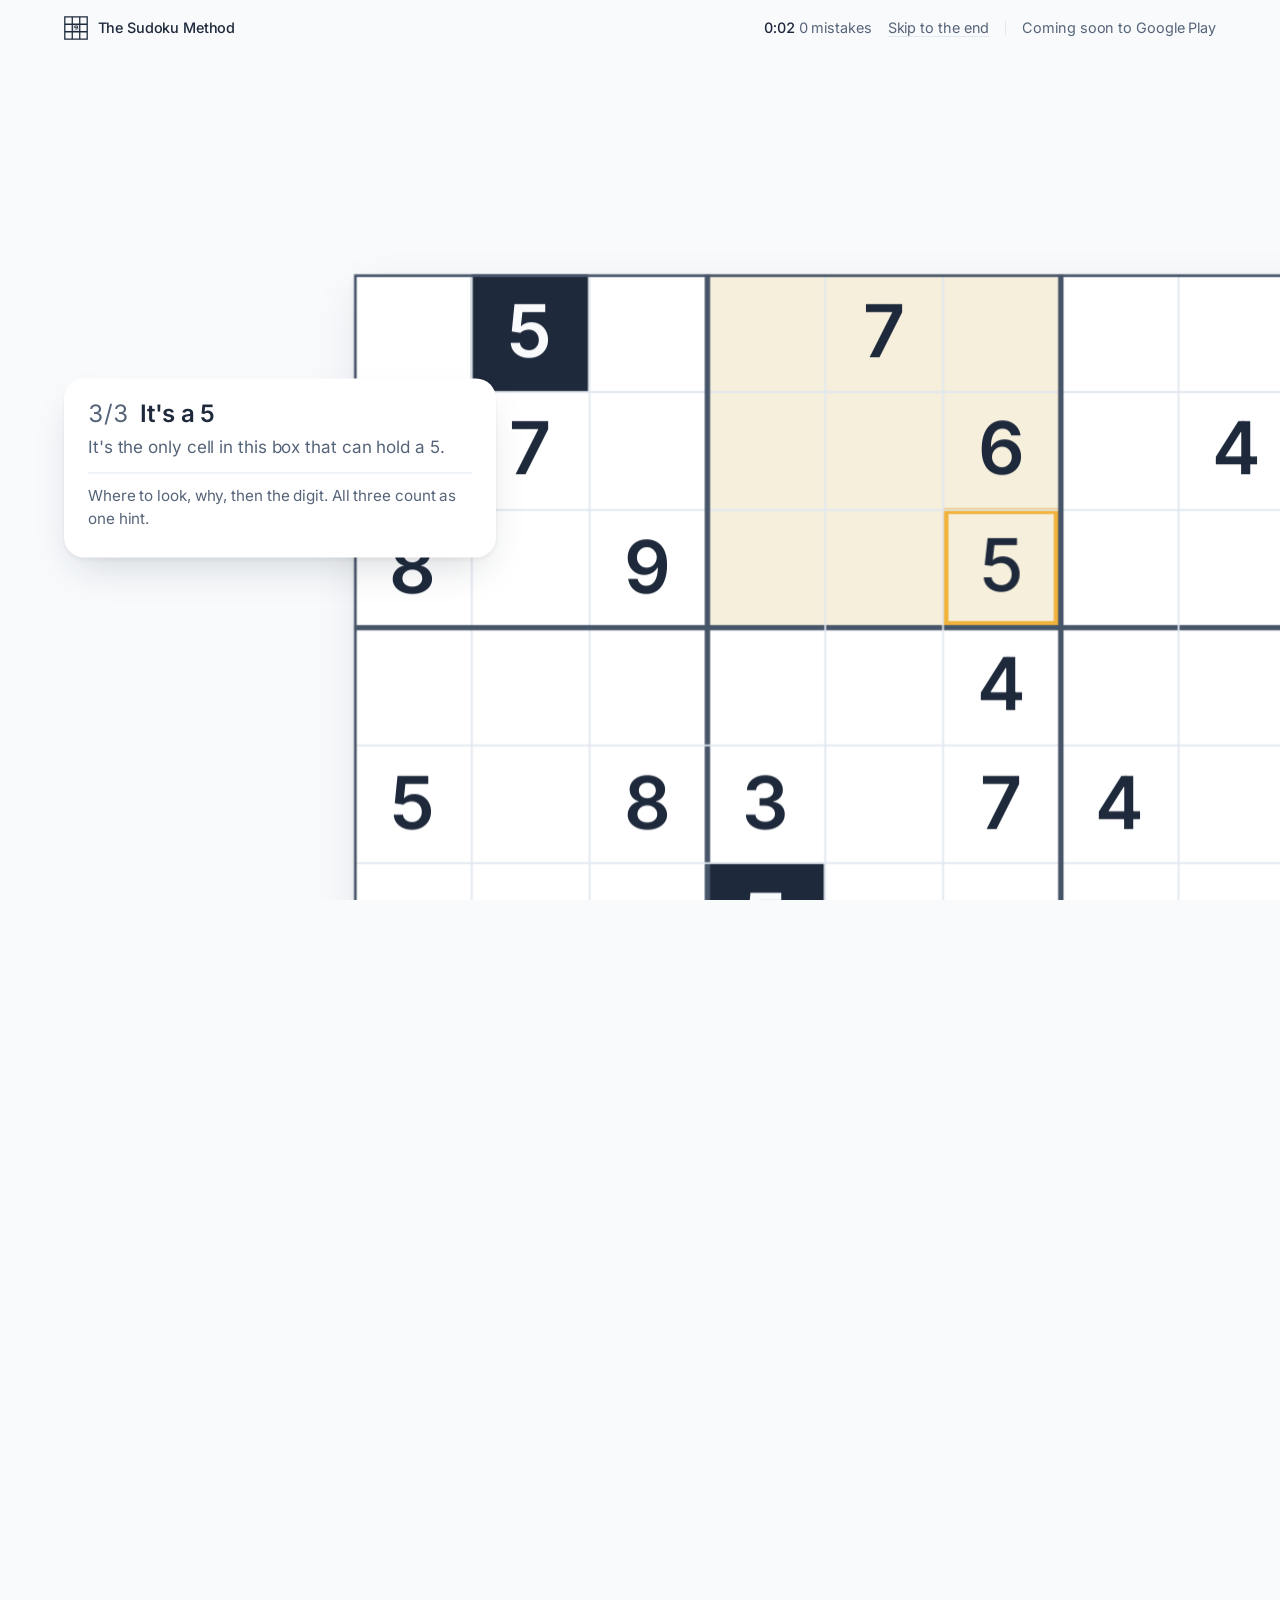
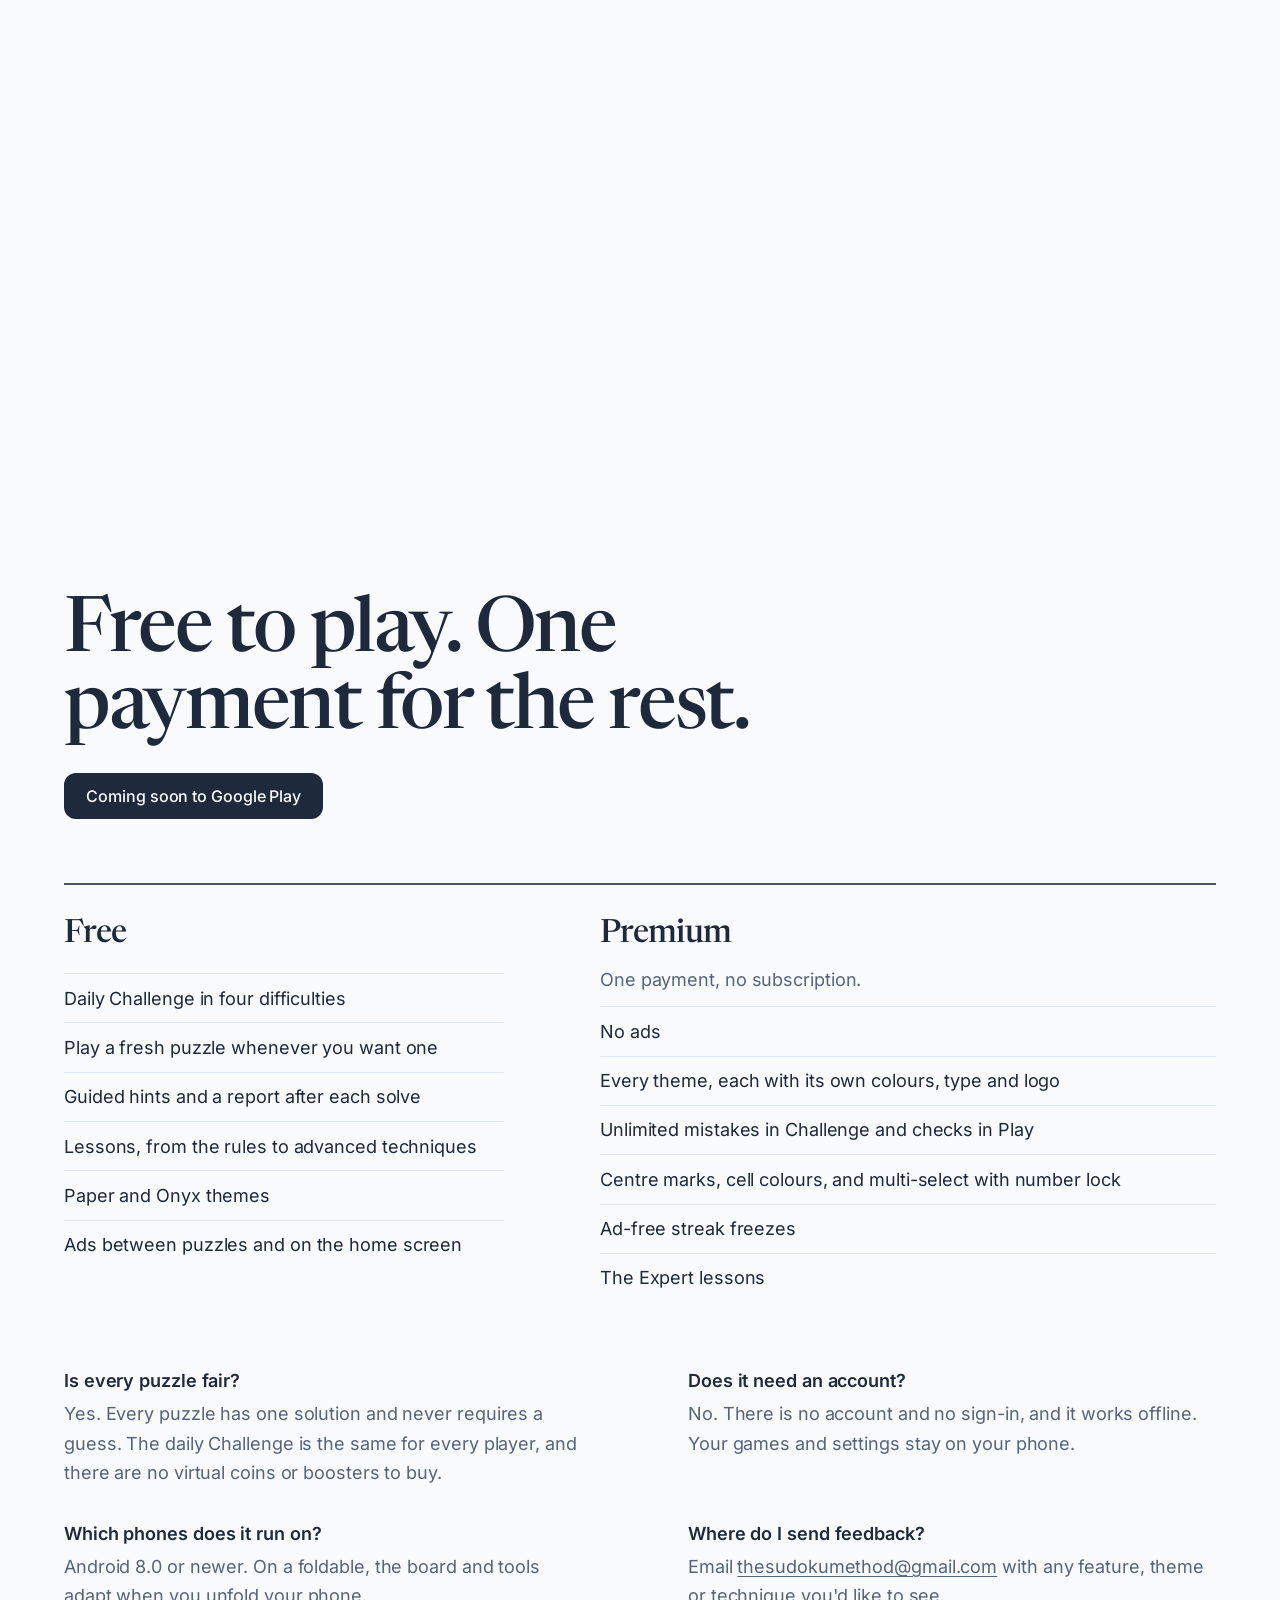
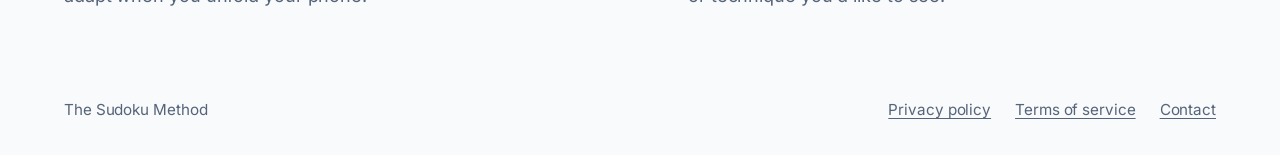
<file: docs/index.html>
<!doctype html>
<html lang="en" class="no-js">
<head>
<meta charset="utf-8">
<meta name="viewport" content="width=device-width, initial-scale=1, viewport-fit=cover">
<title>The Sudoku Method: logic-only Sudoku for Android</title>
<meta name="description" content="Logic-only Sudoku with guided hints, a daily Challenge and a review of every solve. Every puzzle has one solution and never needs a guess.">
<link rel="canonical" href="https://thesudokumethod.app/">
<meta name="theme-color" content="#F8FAFC">
<meta property="og:type" content="website">
<meta property="og:site_name" content="The Sudoku Method">
<meta property="og:title" content="There is always a next move.">
<meta property="og:description" content="Logic-only Sudoku for Android, with hints that teach before they tell.">
<meta property="og:url" content="https://thesudokumethod.app/">
<meta property="og:image" content="https://thesudokumethod.app/assets/og.png">
<meta property="og:image:width" content="1200">
<meta property="og:image:height" content="630">
<meta name="twitter:card" content="summary_large_image">
<link rel="icon" href="favicon.svg" type="image/svg+xml">
<link rel="icon" href="favicon-32.png" sizes="32x32" type="image/png">
<link rel="apple-touch-icon" href="apple-touch-icon.png">
<link rel="preload" as="font" type="font/woff2" href="assets/fonts/newsreader.woff2" crossorigin>
<link rel="preload" as="font" type="font/woff2" href="assets/fonts/inter.woff2" crossorigin>
<link rel="stylesheet" href="engine/scrollcraft.css?v=3">
<link rel="stylesheet" href="assets/site.css?v=3">
<noscript><link rel="stylesheet" href="assets/nojs.css?v=3"></noscript>
<script>document.documentElement.classList.remove('no-js');</script>
<script type="application/ld+json">
{
  "@context": "https://schema.org",
  "@type": "MobileApplication",
  "name": "The Sudoku Method",
  "operatingSystem": "Android",
  "applicationCategory": "GameApplication",
  "url": "https://thesudokumethod.app/",
  "description": "Logic-only Sudoku with guided hints, a daily Challenge and a review of every solve."
}
</script>
</head>
<body>

<header class="bar" id="bar">
  <a class="brand" href="#top" aria-label="The Sudoku Method, back to the top">
    <svg class="mark" viewBox="0 0 30 30" aria-hidden="true">
      <path d="M1 1h28v28H1zM10.33 1v28M19.67 1v28M1 10.33h28M1 19.67h28" fill="none" stroke="currentColor" stroke-width="1.6"/>
      <rect x="11.1" y="11.1" width="7.8" height="7.8" fill="currentColor" opacity=".12"/>
      <text x="15" y="18" text-anchor="middle" font-size="8" font-weight="700" fill="currentColor">9</text>
    </svg>
    <span>The Sudoku Method</span>
  </a>
  <p class="clock" aria-hidden="true"><b id="clock">0:00</b> <span id="mistakes">0 mistakes</span></p>
  <a class="skip" id="skip" href="#close">Skip to the end</a>
  <p class="get" data-cta>Coming soon to Google Play</p>
</header>

<main id="top">
  <section id="solve" data-sc-act="pin" data-sc-span="11.2" aria-label="A Sudoku solved one move at a time">
    <div data-sc-stage class="stage" id="stage">
      <div class="texture" aria-hidden="true"></div>

      <div class="lens">
        <div class="camera" id="camera" aria-hidden="true">
          <div class="tilt" id="tilt">
            <div class="board" id="board"></div>
          </div>
        </div>
      </div>

      <div class="hero" data-beat="hero" data-hold-start>
        <h1>There is always a&nbsp;next&nbsp;move.</h1>
        <p class="lede">The Sudoku Method is logic-only Sudoku for Android. It teaches you how to find that move.</p>
        <p class="get get--solid" data-cta>Coming soon to Google Play</p>
      </div>
      <p class="nudge" data-beat="hero" data-hold-start aria-hidden="true">
        <span class="nudge-mouse">Scroll down to watch it solve</span><span class="nudge-touch">Swipe up to watch it solve</span>
        <svg class="nudge-mouse" viewBox="0 0 16 16"><path d="M8 3v10M3.5 8.5 8 13l4.5-4.5" fill="none" stroke="currentColor" stroke-width="1.6" stroke-linecap="round" stroke-linejoin="round"/></svg>
        <svg class="nudge-touch nudge-up" viewBox="0 0 16 16"><path d="M8 13V3M3.5 7.5 8 3l4.5 4.5" fill="none" stroke="currentColor" stroke-width="1.6" stroke-linecap="round" stroke-linejoin="round"/></svg>
      </p>

      <article class="note card" data-beat="look" data-window="0.35 1">
        <h2><span class="count">1/3</span> Look in this box</h2>
        <p>One digit has only one cell left here.</p>
      </article>
      <article class="note card" data-beat="find">
        <h2><span class="count">2/3</span> Find the 5</h2>
        <p>The highlighted 5s rule out the other empty cells in this box. Only one cell is left for a 5.</p>
      </article>
      <article class="note card" data-beat="place">
        <h2><span class="count">3/3</span> It's a 5</h2>
        <p>It's the only cell in this box that can hold a 5.</p>
        <p class="aside">Where to look, why, then the digit. All three count as one hint.</p>
      </article>

      <article class="note note--r" data-beat="run">
        <h2>You never have to guess.</h2>
        <p>Every puzzle has exactly one solution and can be solved by logic alone. Each one is rated by the hardest technique it needs, from Easy to Expert.</p>
        <p class="tech" aria-hidden="true"><span id="tech">Hidden Single</span></p>
      </article>

      <article class="note" data-beat="stall">
        <h2>Then the easy digits run out.</h2>
        <p>Pencil marks show what's still possible. The lessons teach you to read them.</p>
      </article>
      <article class="note note--r" data-beat="xwing" data-window="0.02 1">
        <h2>X-Wing</h2>
        <p>In each of these two rows, the 6 has just two cells left, and they line up. So the rest of those two columns can't be a 6.</p>
      </article>
      <article class="note note--r" data-beat="fall">
        <h2>One idea opens the whole board.</h2>
      </article>

      <section class="rail-wrap" id="railWrap" aria-label="Inside the app">
        <div class="rail" id="rail">
          <div class="rail-lead">
            <h2>Everything around the board.</h2>
            <p>Real screens from the app.</p>
          </div>
          <figure>
            <img src="assets/screens/challenge.jpg" width="675" height="1400" fetchpriority="low" decoding="async" alt="The Challenge screen: today's Medium puzzle, your streak and a calendar of the month.">
            <figcaption><b>Challenge</b> One puzzle a day in each difficulty, the same for everyone. Solve it on the day to build a streak.</figcaption>
          </figure>
          <figure>
            <img src="assets/screens/learn.jpg" width="675" height="1400" fetchpriority="low" decoding="async" alt="The Lessons screen, with beginner chapters such as Hidden Single and advanced chapters such as Pointing.">
            <figcaption><b>Lessons</b> 11 short chapters, from the rules to advanced techniques.</figcaption>
          </figure>
          <figure>
            <img src="assets/screens/report.jpg" width="675" height="1400" fetchpriority="low" decoding="async" alt="A report after a solve: where the player got stuck, a link to the lesson, and what to try next.">
            <figcaption><b>Your report</b> After each solve: your blind spots, the techniques you used and what to try next.</figcaption>
          </figure>
        </div>
      </section>

      <div class="themes" data-beat="themes">
        <h2>One board. Eight ways to see it.</h2>
        <p class="theme-name" id="themeName">Onyx</p>
        <p class="theme-tier" id="themeTier">Free</p>
      </div>

      <div class="close" id="close">
        <div class="ask" id="ask">
          <h2>One cell left.</h2>
          <p id="askLine">Its row, column and box already hold eight different digits. Which one is missing?</p>
          <div class="pad" id="pad" role="group" aria-label="Place a digit in the last cell"></div>
        </div>
        <div class="result" id="result" hidden>
          <div class="stars" id="stars" aria-hidden="true"></div>
          <h2 id="resultTitle" tabindex="-1">Perfect game</h2>
          <p class="sub">The Unhurried Library. Expert, hardest step X-Wing.</p>
          <dl class="score">
            <div><dd id="scoreMistakes">0</dd><dt id="scoreMistakesLabel">mistakes</dt></div>
            <div><dd>1</dd><dt>hint</dt></div>
            <div><dd id="scoreTime">0:00</dd><dt>time to beat 25:30</dt></div>
          </dl>
          <p class="verdict" id="verdict"></p>
          <p class="more">That was your own solve, timed from your first scroll. In the app, each one ends with a report like this.</p>
          <p class="get get--solid" data-cta>Coming soon to Google Play</p>
        </div>
      </div>
    </div>
    <div class="rests" id="rests" aria-hidden="true"><i style="top:0"></i></div>
  </section>

  <section class="after" id="get">
    <div class="after-head">
      <h2>Free to play. One payment for the rest.</h2>
      <p class="get get--solid" data-cta>Coming soon to Google Play</p>
    </div>

    <div class="plans">
      <div>
        <h3>Free</h3>
        <ul>
          <li>Daily Challenge in four difficulties</li>
          <li>Play a fresh puzzle whenever you want one</li>
          <li>Guided hints and a report after each solve</li>
          <li>Lessons, from the rules to advanced techniques</li>
          <li>Paper and Onyx themes</li>
          <li>Ads between puzzles and on the home screen</li>
        </ul>
      </div>
      <div>
        <h3>Premium</h3>
        <p class="plan-line">One payment, no subscription.</p>
        <ul>
          <li>No ads</li>
          <li>Every theme, each with its own colours, type and logo</li>
          <li>Unlimited mistakes in Challenge and checks in Play</li>
          <li>Centre marks, cell colours, and multi-select with number lock</li>
          <li>Ad-free streak freezes</li>
          <li>The Expert lessons</li>
        </ul>
      </div>
    </div>

    <dl class="faq">
      <div>
        <dt>Is every puzzle fair?</dt>
        <dd>Yes. Every puzzle has one solution and never requires a guess. The daily Challenge is the same for every player, and there are no virtual coins or boosters to buy.</dd>
      </div>
      <div>
        <dt>Does it need an account?</dt>
        <dd>No. There is no account and no sign-in, and it works offline. Your games and settings stay on your phone.</dd>
      </div>
      <div>
        <dt>Which phones does it run on?</dt>
        <dd>Android 8.0 or newer. On a foldable, the board and tools adapt when you unfold your phone.</dd>
      </div>
      <div>
        <dt>Where do I send feedback?</dt>
        <dd>Email <a href="mailto:thesudokumethod@gmail.com">thesudokumethod@gmail.com</a> with any feature, theme or technique you'd like to see.</dd>
      </div>
    </dl>
  </section>
</main>

<footer class="foot">
  <p>The Sudoku Method</p>
  <nav aria-label="Footer">
    <a href="privacy/">Privacy policy</a>
    <a href="terms/">Terms of service</a>
    <a href="mailto:thesudokumethod@gmail.com">Contact</a>
  </nav>
</footer>

<script src="engine/scrollcraft.js?v=3" defer></script>
<script src="assets/solve.js?v=3" defer></script>
<script src="assets/board.js?v=3" defer></script>
<script src="assets/page.js?v=3" defer></script>
</body>
</html>
</file>
<file: docs/engine/scrollcraft.css>
/* ============================================================================
   scrollcraft.css: the taste floor
   ----------------------------------------------------------------------------
   Two layers, and the split matters:

     TOKENS   what you override per brand. Colour roles, the type ramp, the
              spacing scale, elevation, motion. A brand is ~12 values.
     DEVICES  what the engine drives. Do not restyle these to taste; they are
              the mechanism. Style your own markup instead.

   Nothing here draws a "component". There are no card, badge, or pill classes,
   because a stylesheet that ships those is how every page built on it ends up
   with the same shapes. You get a floor and a vocabulary; the composition is
   yours.
   ========================================================================== */

/* ---------------------------------------------------------------- tokens -- */
:root {
  /* --- colour roles. Override these six and the page is rebranded. -------- */
  --sc-canvas:      #08090b;   /* the page ground. Drift interpolates this.   */
  --sc-surface:     #101217;   /* anything raised off the ground             */
  --sc-ink:         #f4f2ef;   /* primary text                               */
  --sc-ink-soft:    #9a9ba1;   /* secondary text. Tinted, never flat gray.   */
  --sc-accent:      #d8ff3e;   /* ONE accent. It owns a region, not confetti. */
  --sc-accent-ink:  #08090b;   /* text that sits on the accent               */

  --sc-hairline:    color-mix(in oklab, var(--sc-ink) 12%, transparent);
  --sc-hairline-strong: color-mix(in oklab, var(--sc-ink) 22%, transparent);

  /* --- type. Two families max. Display carries voice, text carries prose. - */
  --sc-font-display: "Instrument Sans", "Geist", system-ui, sans-serif;
  --sc-font-text:    "Geist", system-ui, sans-serif;
  --sc-font-mono:    "Geist Mono", ui-monospace, monospace;

  /* Fluid ramp. Tracking tightens as size grows because a face set at 6rem
     with 0 tracking reads loose; this is optical correction, not decoration. */
  --sc-t-xs:   clamp(0.75rem, 0.72rem + 0.15vw, 0.82rem);
  --sc-t-sm:   clamp(0.875rem, 0.84rem + 0.18vw, 0.95rem);
  --sc-t-base: clamp(1rem, 0.96rem + 0.22vw, 1.125rem);
  --sc-t-lg:   clamp(1.2rem, 1.1rem + 0.5vw, 1.5rem);
  --sc-t-xl:   clamp(1.6rem, 1.35rem + 1.2vw, 2.25rem);
  --sc-t-2xl:  clamp(2.1rem, 1.6rem + 2.4vw, 3.4rem);
  --sc-t-3xl:  clamp(2.8rem, 1.9rem + 4.2vw, 5rem);
  --sc-t-4xl:  clamp(3.4rem, 1.9rem + 6.6vw, 7.5rem);

  --sc-track-tight:  -0.035em;
  --sc-track-snug:   -0.02em;
  --sc-track-normal: -0.005em;
  --sc-track-wide:    0.08em;

  --sc-leading-none: 0.94;
  --sc-leading-tight: 1.06;
  --sc-leading-body: 1.62;

  --sc-measure: 62ch;

  /* --- space. 4px base: the useful middle steps an 8-only scale misses. --- */
  --sc-1: 0.25rem;  --sc-2: 0.5rem;   --sc-3: 0.75rem;  --sc-4: 1rem;
  --sc-5: 1.5rem;   --sc-6: 2rem;     --sc-7: 3rem;     --sc-8: 4rem;
  --sc-9: 6rem;     --sc-10: 8rem;    --sc-11: 12rem;

  /* Section rhythm is fluid so a phone doesn't inherit desktop air. */
  --sc-section: clamp(4.5rem, 9vw, 11rem);
  --sc-gutter:  clamp(1.25rem, 5vw, 5.5rem);
  --sc-maxw:    82rem;

  /* --- radius. Pick one scale for the page and hold it. ------------------- */
  --sc-r-sm: 6px;  --sc-r-md: 12px;  --sc-r-lg: 20px;  --sc-r-pill: 999px;

  /* --- elevation. Every shadow has an offset AND a soft blur, and is tinted
         to the canvas hue. A zero-offset coloured halo is decoration, not
         depth, so there isn't one here. ---------------------------------- */
  --sc-shadow-color: 220 40% 2%;
  --sc-e1: 0 1px 2px hsl(var(--sc-shadow-color) / 0.28),
           0 2px 6px -1px hsl(var(--sc-shadow-color) / 0.20);
  --sc-e2: 0 2px 4px hsl(var(--sc-shadow-color) / 0.24),
           0 8px 18px -4px hsl(var(--sc-shadow-color) / 0.30);
  --sc-e3: 0 4px 8px hsl(var(--sc-shadow-color) / 0.22),
           0 18px 40px -8px hsl(var(--sc-shadow-color) / 0.38),
           0 48px 90px -24px hsl(var(--sc-shadow-color) / 0.30);

  /* Edge light: a 1px top highlight sells a raised surface better than any
     amount of blur, because real raised things catch light on their lip. */
  --sc-edge: inset 0 1px 0 color-mix(in oklab, var(--sc-ink) 10%, transparent);

  /* --- motion. Built-in CSS easings are too weak for UI. ------------------ */
  --sc-ease-out:    cubic-bezier(0.23, 1, 0.32, 1);
  --sc-ease-in-out: cubic-bezier(0.77, 0, 0.175, 1);
  --sc-ease-drawer: cubic-bezier(0.32, 0.72, 0, 1);
  --sc-d-fast: 160ms;  --sc-d-base: 240ms;  --sc-d-slow: 420ms;

  --sc-z-stage: 1; --sc-z-copy: 20; --sc-z-chrome: 60;
}

/* --------------------------------------------------------------- reset -- */
*, *::before, *::after { box-sizing: border-box; }
html { -webkit-text-size-adjust: 100%; scroll-behavior: smooth; }
@media (prefers-reduced-motion: reduce) { html { scroll-behavior: auto; } }

body {
  margin: 0;
  background: var(--sc-canvas);
  color: var(--sc-ink);
  font-family: var(--sc-font-text);
  font-size: var(--sc-t-base);
  line-height: var(--sc-leading-body);
  letter-spacing: var(--sc-track-normal);
  -webkit-font-smoothing: antialiased;
  text-rendering: optimizeLegibility;
  font-synthesis-weight: none;
  overflow-x: clip;
}
img, video, canvas, svg { display: block; max-width: 100%; }
button, input, select, textarea { font: inherit; color: inherit; }

/* ------------------------------------------------- the browser surfaces --
   The parts you did not draw still carry the design. Selection, caret, focus
   ring, scrollbar and tabular numerals all ship with defaults that belong to no
   design system. Theming them is the cheapest signal that a page was built
   rather than assembled, and it is the step that gets skipped most reliably. */
::selection { background: var(--sc-accent); color: var(--sc-accent-ink); }
:root { caret-color: var(--sc-accent); accent-color: var(--sc-accent); }
:focus-visible {
  outline: 2px solid var(--sc-accent);
  outline-offset: 3px;
  border-radius: var(--sc-r-sm);
}
:where(a) { color: inherit; text-decoration-thickness: 1px; text-underline-offset: 0.22em; }
@supports (scrollbar-color: auto) {
  html { scrollbar-color: color-mix(in oklab, var(--sc-ink) 26%, transparent) transparent; scrollbar-width: thin; }
}
:where(table, .sc-nums, [data-sc-count]) { font-variant-numeric: tabular-nums; }

/* ----------------------------------------------------------- typography -- */
.sc-display {
  font-family: var(--sc-font-display);
  font-weight: 500;
  line-height: var(--sc-leading-none);
  letter-spacing: var(--sc-track-tight);
  text-wrap: balance;
  margin: 0;
}
.sc-display--xl { font-size: var(--sc-t-4xl); }
.sc-display--lg { font-size: var(--sc-t-3xl); }
.sc-display--md { font-size: var(--sc-t-2xl); letter-spacing: var(--sc-track-snug); }
.sc-lede {
  font-size: var(--sc-t-lg);
  line-height: 1.44;
  letter-spacing: var(--sc-track-snug);
  color: var(--sc-ink);
  max-width: 46ch;
  text-wrap: pretty;
  margin: 0;
}
.sc-body { max-width: var(--sc-measure); color: var(--sc-ink-soft); text-wrap: pretty; margin: 0; }
.sc-label {
  font-family: var(--sc-font-mono);
  font-size: var(--sc-t-xs);
  letter-spacing: var(--sc-track-wide);
  text-transform: uppercase;
  color: var(--sc-ink-soft);
}

/* ---------------------------------------------------------------- layout -- */
.sc-wrap { width: 100%; max-width: var(--sc-maxw); margin-inline: auto; padding-inline: var(--sc-gutter); }
.sc-section { padding-block: var(--sc-section); }
/* More space above a heading than below it: the gap belongs to the boundary,
   not to the pair. */
.sc-stack > * + * { margin-top: var(--sc-4); }
.sc-stack > :is(h1,h2,h3) { margin-top: var(--sc-7); }
.sc-stack > :is(h1,h2,h3):first-child { margin-top: 0; }
.sc-rule { height: 1px; border: 0; background: var(--sc-hairline); margin: 0; }

/* =============================================================== DEVICES ==
   Driven by the engine. Restyle your own markup, not these.                */

.sc-act--pinned { position: relative; }
.sc-stage {
  position: sticky; top: 0;
  height: 100vh; height: 100svh;
  overflow: clip;
  z-index: var(--sc-z-stage);
}

/* scrub / sequence media */
.sc-stage :is(video[data-sc-scrub], canvas[data-sc-sequence], .sc-stage__poster) {
  position: absolute; inset: 0;
  width: 100%; height: 100%;
  object-fit: cover;
}
video[data-sc-scrub] { opacity: 0; transition: opacity 380ms var(--sc-ease-out); }
.sc-has-clip video[data-sc-scrub] { opacity: 1; }
/* The poster is a live frame-holder, not a placeholder: it stays up until a
   real video frame has painted, which is what stops the blank-stage flash. */
.sc-stage__poster { z-index: 0; transition: opacity 380ms var(--sc-ease-out); }
.sc-has-clip .sc-stage__poster { opacity: 0; }

/* A scrim only where text sits. A full-frame darkening layer flattens the
   image everywhere to fix contrast in one corner. */
.sc-scrim {
  position: absolute; inset: 0; pointer-events: none; z-index: 1;
  background: linear-gradient(
    var(--sc-scrim-angle, 180deg),
    color-mix(in oklab, var(--sc-canvas) var(--sc-scrim-a, 78%), transparent) 0%,
    color-mix(in oklab, var(--sc-canvas) 30%, transparent) 42%,
    transparent 68%);
}
/* Point the scrim at the copy. A scrim gradient that darkens the top while the
   copy sits at the bottom fixes contrast nowhere and flattens the image
   everywhere, which is the most common way text-over-video goes wrong. */
.sc-scrim--bottom { --sc-scrim-angle: 0deg; }
.sc-scrim--left   { --sc-scrim-angle: 90deg; }
.sc-scrim--right  { --sc-scrim-angle: 270deg; }

/* Corner scrims, for copy anchored to a corner. An edge gradient has to darken
   a whole band across the frame to cover one corner; a corner gradient puts the
   density where the text is and leaves the rest of the image alone. Pair with
   .sc-copy--lead / .sc-copy--trail. */
.sc-scrim--lead {
  background: linear-gradient(to top right,
    color-mix(in oklab, var(--sc-canvas) 94%, transparent) 0%,
    color-mix(in oklab, var(--sc-canvas) 72%, transparent) 30%,
    color-mix(in oklab, var(--sc-canvas) 30%, transparent) 52%,
    transparent 72%);
}
.sc-scrim--trail {
  background: linear-gradient(to top left,
    color-mix(in oklab, var(--sc-canvas) 94%, transparent) 0%,
    color-mix(in oklab, var(--sc-canvas) 72%, transparent) 30%,
    color-mix(in oklab, var(--sc-canvas) 30%, transparent) 52%,
    transparent 72%);
}
/* A band across the bottom, for copy that spans the full width of the frame.
   That is what both corner anchors become below 860px, and it is also the right
   shape whenever the copy block is wider than a corner. */
.sc-scrim--band {
  background: linear-gradient(to top,
    color-mix(in oklab, var(--sc-canvas) 94%, transparent) 0%,
    color-mix(in oklab, var(--sc-canvas) 74%, transparent) 22%,
    color-mix(in oklab, var(--sc-canvas) 30%, transparent) 42%,
    transparent 58%);
}
.sc-scrim--vignette {
  background: radial-gradient(120% 90% at 50% 45%, transparent 40%,
              color-mix(in oklab, var(--sc-canvas) 70%, transparent) 100%);
}

/* copy over a stage.
   max-width is in rem, never ch. A `ch` on this container resolves against the
   CONTAINER's font-size (body size), not the display size of the heading inside
   it, so `max-width: 20ch` here silently produces a ~180px column and wraps a
   hero headline to six lines. Set a ch measure on the text element itself. */
.sc-copy {
  position: absolute; z-index: var(--sc-z-copy);
  inset-inline: var(--sc-gutter);
  max-width: min(46rem, 76vw);
  will-change: opacity, transform;
}
.sc-copy--lead   { left: var(--sc-gutter); bottom: clamp(3rem, 12vh, 9rem); }
/* inset-inline FIRST. It is the shorthand for left+right, so declaring it after
   `left: 50%` resets left to auto and the block drifts off the left edge. */
.sc-copy--center { inset-inline: auto; left: 50%; top: 50%; translate: -50% -50%; text-align: center; }
.sc-copy--trail  { inset-inline: auto; right: var(--sc-gutter); bottom: clamp(3rem, 12vh, 9rem); text-align: right; }

/* cue defaults: the engine writes opacity/transform inline, these are the
   pre-paint state so nothing flashes before the first read() */
[data-sc-cue] { opacity: 0; will-change: opacity, transform; }
.sc-ready [data-sc-cue] { transition: none; }

/* kinetic split */
.sc-split { display: inline-block; overflow: hidden; vertical-align: top; }
/* Descenders live below the baseline; a line mask clipped to the line box eats
   the tails off g, y, p, j. The padding buys them room back. */
.sc-split--line { display: block; padding-bottom: 0.14em; margin-bottom: -0.14em; }
.sc-split__i { display: inline-block; will-change: transform, opacity; }
.sc-is-split { opacity: 1 !important; }

/* horizontal rail */
[data-sc-pan] { display: flex; will-change: transform; }

/* reveal + parallax */
[data-sc-reveal] { will-change: clip-path; }
[data-sc-parallax] { will-change: transform; }

/* flow reveal (fires once) */
[data-sc-in], [data-sc-stagger] > * {
  opacity: 0;
  transform: translate3d(0, 14px, 0);
  transition: opacity 620ms var(--sc-ease-out), transform 620ms var(--sc-ease-out);
}
[data-sc-in].sc-in, [data-sc-stagger] > .sc-in { opacity: 1; transform: none; }

/* pointer devices */
[data-sc-tilt] { transform-style: preserve-3d; will-change: transform; }
[data-sc-magnet] { will-change: transform; }
/* isolation always; position only if nothing more specific already set it.
   Written with :where() (zero specificity) on purpose: a plain `position:
   relative` here has the same weight as `.sc-stage` and, being later in the
   file, silently wins. A stage carrying both attributes then stops being
   sticky and the whole act scrolls away instead of pinning. */
[data-sc-spotlight] { isolation: isolate; }
:where([data-sc-spotlight]) { position: relative; }
[data-sc-spotlight]::after {
  content: ""; position: absolute; inset: 0; pointer-events: none; z-index: 2;
  background: radial-gradient(
    28rem 28rem at calc(var(--sc-mx, 0.5) * 100%) calc(var(--sc-my, 0.5) * 100%),
    color-mix(in oklab, var(--sc-accent) 16%, transparent), transparent 70%);
  opacity: 0; transition: opacity var(--sc-d-slow) var(--sc-ease-out);
}
[data-sc-spotlight]:hover::after { opacity: 1; }

/* =========================================================== WORLDFLIGHT ==
   One fixed stage for the whole page. The only thing in document flow is the
   spacer, and it is empty. If you find yourself adding a section here, you want
   act mode instead: the moment a real block scrolls past the fixed stage, the
   page has a seam again and the whole point is gone.                        */

[data-sc-mode="worldflight"] { position: relative; }

.sc-world {
  position: fixed; inset: 0;
  overflow: clip;
  z-index: var(--sc-z-stage);
  background: var(--sc-canvas);
}

/* Every leg is mounted for the life of the page and stacked in the same box.
   The engine owns opacity, visibility and z-index here; do not set them. */
.sc-world__seg {
  position: absolute; inset: 0;
  opacity: 0;
  will-change: opacity;
}
.sc-world__seg > :is(video, img, canvas) {
  position: absolute; inset: 0;
  width: 100%; height: 100%;
  object-fit: cover;
}
/* The poster is the frame-holder AND the first camera move: the engine pushes
   it in slowly until a real decoded frame is available to replace it. */
.sc-world__poster {
  z-index: 0;
  transform-origin: 50% 50%;
  transition: opacity 420ms var(--sc-ease-out);
}
.sc-world__seg > video { z-index: 1; }
.sc-world__seg.sc-has-clip .sc-world__poster { opacity: 0; }
/* The act stylesheet lights a clip through its ancestor act. A worldflight leg
   has no act, so match the class the engine also writes on the clip itself. */
video[data-sc-scrub].sc-has-clip { opacity: 1; }

/* The copy layer is fixed too, and inert by default: the engine hands
   pointer-events back to a block only while it is actually legible. */
.sc-world__copy {
  position: fixed; inset: 0;
  z-index: var(--sc-z-copy);
  pointer-events: none;
}
.sc-world__scrim { position: absolute; inset: 0; pointer-events: none; z-index: 0; }
[data-sc-copy] {
  opacity: 0;
  pointer-events: none;
  will-change: opacity, transform;
}
.sc-ready [data-sc-copy] { transition: none; }

/* The track. Empty on purpose. */
.sc-world__spacer { pointer-events: none; }

/* scroll progress */
[data-sc-progress] {
  position: fixed; inset: 0 0 auto 0; height: 2px; z-index: var(--sc-z-chrome);
  background: var(--sc-accent); transform-origin: 0 50%; transform: scaleX(0);
  will-change: transform;
}

/* ----------------------------------------------------------- atmosphere --
   Depth is not only shadow. Grain keeps a flat dark ground from banding, and
   it is the difference between "a dark page" and "a lit room". */
.sc-grain { position: fixed; inset: 0; pointer-events: none; z-index: 3; opacity: 0.045; }
.sc-grain::before {
  content: ""; position: absolute; inset: -50%;
  background-image: url("data:image/svg+xml;utf8,<svg xmlns='http://www.w3.org/2000/svg' width='140' height='140'><filter id='n'><feTurbulence type='fractalNoise' baseFrequency='0.85' numOctaves='3'/></filter><rect width='140' height='140' filter='url(%23n)'/></svg>");
}

/* -------------------------------------------------------- reduced motion -- */
@media (prefers-reduced-motion: reduce) {
  /* Fewer and gentler, not zero. Opacity still carries the reveal so the page
     is comprehensible; every position change is dropped. */
  [data-sc-in], [data-sc-stagger] > * { transform: none; transition-duration: 220ms; }
  [data-sc-parallax], [data-sc-pan], .sc-split__i { transform: none !important; }
  /* A wipe is a position change too. Show reveal content settled. */
  [data-sc-reveal] { clip-path: none !important; }
  /* A rail's transform IS its navigation, not decoration. Zeroing it the way
     parallax and kinetic type are zeroed parks the act on its first screenful
     and makes everything past the fold unreachable: a device degrading into
     missing content. Hand the travel back to the reader as an ordinary scroll
     region instead, so the same items are all still gettable without motion.
     A build that would rather re-lay the rail out as a grid can still do that;
     this is the floor, not the ceiling. */
  [data-sc-act="pan"] .sc-stage,
  [data-sc-act="pan"] [data-sc-stage] {
    overflow-x: auto; overflow-y: hidden;
    overscroll-behavior-x: contain;
    scroll-snap-type: x proximity;
  }
  [data-sc-pan] > * { scroll-snap-align: center; }
  [data-sc-spotlight]::after { display: none; }
  /* A worldflight keeps its whole story here. No clip is ever fetched, so the
     posters are the film, and they cross-dissolve through exactly the same
     seams at exactly the same scroll positions. The push-in and the copy drift
     are the only things that go. */
  .sc-world__poster, [data-sc-copy] { transform: none !important; }
}

/* --------------------------------------------------------------- mobile -- */
@media (max-width: 860px) {
  .sc-copy { inset-inline: var(--sc-gutter); max-width: none; }
  .sc-copy--trail { text-align: left; }
  .sc-stage { height: 100svh; }
  /* .sc-copy--trail re-anchors to the left and spans the full width here, so a
     bottom-RIGHT corner gradient darkens the one corner the copy just left and
     guarantees a contrast failure over any bright clip. Point the density at
     the copy: the same band .sc-scrim--band paints. */
  .sc-scrim--trail {
    background: linear-gradient(to top,
      color-mix(in oklab, var(--sc-canvas) 94%, transparent) 0%,
      color-mix(in oklab, var(--sc-canvas) 74%, transparent) 22%,
      color-mix(in oklab, var(--sc-canvas) 30%, transparent) 42%,
      transparent 58%);
  }
}
</file>
<file: docs/assets/site.css>
/* The Sudoku Method. Colours, type and board proportions come from the app's own Paper and Onyx themes (ui/Palettes.kt);
   the fonts are the ones it ships. --k runs from 0 (Paper) to 1 (Onyx) as the room goes dark at the stall. */

@font-face { font-family: "Inter"; src: url("fonts/inter.woff2") format("woff2"); font-weight: 300 700; font-display: swap; }
@font-face { font-family: "Newsreader"; src: url("fonts/newsreader.woff2") format("woff2"); font-weight: 300 700; font-style: normal; font-display: swap; }
@font-face { font-family: "Newsreader"; src: url("fonts/newsreader-italic.woff2") format("woff2"); font-weight: 300 600; font-style: italic; font-display: swap; }
@font-face { font-family: "JetBrains Mono"; src: url("fonts/jetbrains-mono.woff2") format("woff2"); font-weight: 400 700; font-display: swap; }

:root {
  color-scheme: light;
  --k: 0;
  --lift: 1;
  --marks: 1;
  --b: 600px;
  --cell: calc(var(--b) / 9);
  --gold: #F2B33D;
  --bg: color-mix(in oklab, #F8FAFC, #0F0F11 calc(var(--k) * 100%));
  --surface: color-mix(in oklab, #FFFFFF, #18181B calc(var(--k) * 100%));
  --ink: color-mix(in oklab, #1E293B, #ECEAE5 calc(var(--k) * 100%));
  --soft: color-mix(in oklab, #566479, #A9A8AE calc(var(--k) * 100%));
  --grid: color-mix(in oklab, #E2E8F0, #2B2B30 calc(var(--k) * 100%));
  --box: color-mix(in oklab, #475569, #76757D calc(var(--k) * 100%));
  --given: var(--ink);
  --entry: color-mix(in oklab, #475569, #C9C7C1 calc(var(--k) * 100%));
  --zone: color-mix(in oklab, #F5EFDC, #3A301C calc(var(--k) * 100%));
  --accent: color-mix(in oklab, #475569, #E6B85C calc(var(--k) * 100%));
  --mark: color-mix(in oklab, #64748B, #9C9BA2 calc(var(--k) * 100%));
  --err: color-mix(in oklab, #D9483B, #F0857C calc(var(--k) * 100%));
  --chip: #1E293B;
  --chip-ink: #F8FAFC;
  --font-board: "Inter", system-ui, sans-serif;
  --given-weight: 600;
  --entry-weight: 400;
  --entry-style: normal;
  --cell-line: 1;
  --box-line: 3;

  --sc-canvas: var(--bg);
  --sc-surface: var(--surface);
  --sc-ink: var(--ink);
  --sc-ink-soft: var(--soft);
  --sc-accent: var(--gold);
  --sc-accent-ink: #1E293B;
  --sc-font-display: "Newsreader", Georgia, serif;
  --sc-font-text: "Inter", system-ui, sans-serif;
  --sc-shadow-color: 217 33% 17%;
  --gutter: clamp(1rem, 5vw, 5rem);
}

/* The other six themes, from the app's palettes. Onyx is Paper with --k at 1. */
:root[data-theme="swiss"] { --bg: #F4F4F2; --surface: #FFF; --ink: #000; --soft: #404040; --grid: #C8C8C8; --box: #000; --entry: #005A9C; --zone: #FCD116; --mark: #404040; --font-board: "Inter", system-ui, sans-serif; --given-weight: 700; --entry-weight: 700; --box-line: 5; }
:root[data-theme="eink"] { --bg: #F0F0F0; --surface: #F0F0F0; --ink: #1A1A1A; --soft: #666; --grid: #1A1A1A; --box: #1A1A1A; --entry: #1A1A1A; --mark: #666; --font-board: "Newsreader", Georgia, serif; --given-weight: 500; --entry-weight: 400; --entry-style: italic; }
:root[data-theme="terminal"] { --bg: #0A0700; --surface: #0A0700; --ink: #FF9900; --soft: #C98A14; --grid: #4A3300; --box: #6B4B00; --given: #A67314; --entry: #FFE2A8; --mark: #A86F00; --font-board: "JetBrains Mono", monospace; --given-weight: 700; --entry-weight: 400; --cell-line: 1.5; }
:root[data-theme="zen"] { --bg: #F4F6F0; --surface: #FAFBF7; --ink: #2C3D2E; --soft: #5E6C60; --grid: #DCE1D6; --box: #8F9E8B; --entry: #4E6B4A; --mark: #5E6C60; --given-weight: 400; --entry-weight: 300; --box-line: 2; }
:root[data-theme="editorial"] { --bg: #FFF; --surface: #FFF; --ink: #111; --soft: #4D4D4D; --grid: #111; --box: #111; --entry: #111; --mark: #4D4D4D; --font-board: "Newsreader", Georgia, serif; --given-weight: 600; --entry-weight: 400; --entry-style: italic; --cell-line: .75; --box-line: 3; }
:root[data-theme="broadsheet"] { --bg: #EDEBE6; --surface: #F6F5F1; --ink: #1A1A19; --soft: #5A5852; --grid: #C9C5BC; --box: #1A1A19; --entry: #274A82; --mark: #5A5852; --font-board: "Newsreader", Georgia, serif; --given-weight: 600; --entry-weight: 400; }

html { background: var(--bg); }
body { background: var(--bg); overflow-x: clip; }
a { color: inherit; text-underline-offset: .18em; text-decoration-thickness: 1px; }
::selection { background: var(--gold); color: #1E293B; }
:focus-visible { outline: 2px solid var(--gold); outline-offset: 3px; border-radius: 4px; }

/* ------------------------------------------------------------------------------------------------- top bar ---- */
.bar {
  position: fixed; inset: 0 0 auto 0; z-index: 60;
  display: flex; align-items: center; gap: var(--sc-4);
  height: 56px; padding: 0 var(--gutter); padding-top: env(safe-area-inset-top);
  color: var(--ink);
  font-size: .9rem;
}
.brand { display: inline-flex; align-items: center; gap: .6rem; text-decoration: none; font-weight: 500; letter-spacing: -.01em; white-space: nowrap; }
.mark { width: 24px; height: 24px; flex: none; }
.mark text { font-family: "Newsreader", Georgia, serif; }
.clock { margin: 0 0 0 auto; color: var(--soft); font-variant-numeric: tabular-nums; white-space: nowrap; }
.clock b { color: var(--ink); font-weight: 500; }
.bar .get { margin: 0; color: var(--soft); white-space: nowrap; }
.bar .get::before { content: ""; display: inline-block; width: 1px; height: 1em; margin-right: var(--sc-4); vertical-align: -.15em; background: var(--grid); }
.bar .is-live { color: var(--ink); font-weight: 500; }
.skip { color: var(--soft); white-space: nowrap; text-decoration: underline; text-decoration-color: var(--grid); }
.skip:hover { color: var(--ink); }
html[data-now="hero"] .skip, html[data-now="last"] .skip, html.past .skip { visibility: hidden; }
html[data-now="hero"] .clock, html[data-now="lift"] .clock,
html[data-now="hero"] .bar .get, html[data-now="lift"] .bar .get { visibility: hidden; }

html.past .bar { background: var(--bg); box-shadow: 0 1px 0 var(--grid); }
html.past .clock { visibility: hidden; }

/* Where a swipe comes to rest. On touch screens each one is a stop, so one swipe moves one scene. */
.rests { position: absolute; inset: 0; pointer-events: none; }
.rests i { position: absolute; left: 0; width: 1px; height: 1px; }
@media (pointer: coarse) {
  html.snap { scroll-snap-type: y mandatory; }
  .rests i { scroll-snap-align: start; scroll-snap-stop: always; }
  .after { scroll-snap-align: start; }
  .foot { scroll-snap-align: end; }
}
html:not(.no-js) [data-beat] { opacity: 0; }

/* ------------------------------------------------------------------------------------------------ the stage --- */
.stage { background: var(--bg); color: var(--ink); isolation: isolate; }

.texture { position: absolute; inset: 0; z-index: 0; pointer-events: none; }
html[data-theme="terminal"] .texture { background: repeating-linear-gradient(0deg, rgb(255 153 0 / .05) 0 1px, transparent 1px 4px); }
html[data-theme="zen"] .texture { background: repeating-radial-gradient(circle at 12% 88%, transparent 0 22px, rgb(143 158 139 / .22) 22px 23px); }
html[data-theme="swiss"] .texture { background:
  radial-gradient(circle at 100% 100%, #E3242B 0 24vmin, transparent 24.1vmin),
  linear-gradient(#005A9C, #005A9C) 0 100% / 2.4vmin 46vmin no-repeat; }
html[data-theme="editorial"] .texture { background: linear-gradient(#111, #111) 0 56px / 100% 6px no-repeat; }

.lens { position: absolute; inset: 0; z-index: 1; pointer-events: none; }
/* On a phone the words sit under the board, so a board zoomed in on one box is cut off where they begin. */
html:not(.wide).flat .lens { clip-path: inset(0 0 calc(100% - var(--board-bottom) - 2px) 0); }
.camera { position: absolute; left: 0; top: 0; width: 0; height: 0; perspective: 1700px; }
.tilt, .board { position: absolute; left: 0; top: 0; width: 0; height: 0; transform-style: preserve-3d; }
.board { left: calc(var(--b) / -2); top: calc(var(--b) / -2); width: var(--b); height: var(--b); }
.plate {
  position: absolute; inset: 0;
  background: var(--surface);
  box-shadow: 0 2px 4px hsl(217 33% 17% / calc(.1 + var(--lift) * .1)), 0 calc(var(--lift) * 40px + 8px) calc(var(--lift) * 70px + 24px) hsl(217 33% 17% / calc(.08 + var(--lift) * .18));
}
.layer { position: absolute; inset: 0; width: 100%; height: 100%; }
.digits { transform-style: preserve-3d; pointer-events: none; }
html.flat .digits { transform-style: flat; }

.fill, .mk, .d {
  position: absolute; width: 11.112%; height: 11.112%;
  left: calc(var(--c) * 11.111%); top: calc(var(--r) * 11.111%);
}
.fill { transition: background-color 180ms var(--sc-ease-out); }
.fill.zone { background: var(--zone); }
.fill.hit { background: var(--chip); }
.fill.corner { background: var(--gold); }
.fill.target { box-shadow: inset 0 0 0 calc(var(--cell) * .05) var(--gold); }
.fill.heat1 { background: #F29A8F; }
.fill.heat2 { background: #F4B193; }
.fill.heat3 { background: #F5C59B; }
html[data-now="xwing"] .fill.zone { background: color-mix(in oklab, var(--zone) 60%, transparent); }
html[data-now="xwing"] .fill.corner { background: var(--gold); }

.grid line, .grid rect { stroke: var(--grid); vector-effect: non-scaling-stroke; fill: none; }
.grid .cell { stroke-width: var(--cell-line); }
.grid .box { stroke: var(--box); stroke-width: calc(var(--box-line) * 1px * var(--sw, 1)); }

.d {
  display: grid; place-items: center;
  font-family: var(--font-board);
  font-size: calc(var(--cell) * .62);
  line-height: 1;
  font-variant-numeric: lining-nums;
  color: var(--given);
  font-weight: var(--given-weight);
}
.digits .given { transform: translateZ(calc(var(--lift) * var(--z, 0) * 1px)); }
html.flat .digits .given { transform: none; }
.d.entry { color: var(--entry); font-weight: var(--entry-weight); font-style: var(--entry-style); }
.d.hit { color: var(--chip-ink); }
.d.lit { color: var(--ink); font-weight: 500; }
.d.wrong { color: var(--err); font-weight: 500; }
.d.drop { animation: drop 280ms var(--sc-ease-out) both; }
.d.shake { animation: shake 320ms var(--sc-ease-out); }
@keyframes drop { from { opacity: 0; transform: scale(1.5); } }
@keyframes shake { 25% { transform: translateX(-6%); } 60% { transform: translateX(5%); } }

.shadows .shadow {
  color: transparent; font-weight: var(--given-weight);
  text-shadow: 0 0 calc(var(--lift) * 3px) hsl(217 33% 17% / calc(var(--lift) * .26));
}
html.flat .shadows { display: none; }

.marks { opacity: var(--marks); }
.mk {
  display: grid; grid-template: repeat(3, 1fr) / repeat(3, 1fr);
  padding: 5%;
  font-size: calc(var(--cell) * .2);
  line-height: 1; font-weight: 500;
  color: var(--mark);
  font-variant-numeric: tabular-nums;
}
.m { display: grid; place-items: center; font-style: normal; opacity: 0; }
.m.on { opacity: .88; }
.marks[data-focus] .m.on { opacity: .28; }
.marks[data-focus="3"] .m.on.d3, .marks[data-focus="6"] .m.on.d6, .marks[data-focus="9"] .m.on.d9 { opacity: 1; color: var(--gold); font-weight: 700; transform: scale(1.3); }
.marks[data-focus] .m.on.on-fill.on-fill { color: #1E293B; transform: scale(1.5); }
.m.on.strike { color: var(--err) !important; opacity: 1; text-decoration: line-through; text-decoration-thickness: 2px; }

.sweep { overflow: visible; pointer-events: none; }
.ray { stroke: var(--gold); stroke-width: 5; stroke-linecap: round; fill: none; }
.nope { stroke: var(--err); stroke-width: 7; stroke-linecap: round; fill: none; }
.wing { stroke: var(--gold); stroke-width: 7; stroke-linejoin: round; fill: none; }

.iris {
  display: none; position: fixed; inset: 0; z-index: 70; pointer-events: none;
  -webkit-backdrop-filter: invert(1) hue-rotate(180deg) brightness(1.03);
  backdrop-filter: invert(1) hue-rotate(180deg) brightness(1.03);
}

/* ---------------------------------------------------------------------------------------------------- copy ---- */
.hero, .note, .themes { position: absolute; z-index: 3; }
h1, h2 { font-family: var(--sc-font-display); font-weight: 500; letter-spacing: -.02em; text-wrap: balance; color: var(--ink); }

.hero { left: var(--gutter); top: 50%; translate: 0 -50%; width: min(50vw, 44rem); }
.hero h1 { margin: 0; font-size: clamp(3.2rem, 6.2vw, 6.4rem); line-height: .98; letter-spacing: -.03em; }
.lede { margin: var(--sc-5) 0 var(--sc-6); max-width: 23em; font-size: var(--sc-t-lg); line-height: 1.45; color: var(--soft); text-wrap: pretty; }

.get--solid {
  display: inline-block; margin: 0; padding: .8rem 1.4rem;
  background: var(--ink); color: var(--bg);
  border-radius: 12px; font-weight: 500; font-size: 1rem; line-height: 1.3;
  text-decoration: none; white-space: nowrap;
}
a.get--solid { transition: transform 140ms var(--sc-ease-out); }
a.get--solid:active { transform: scale(.97); }

.note { left: var(--gutter); top: 52%; translate: 0 -50%; width: min(34vw, 30rem); }
.note--r { left: auto; right: var(--gutter); }
.note h2 { margin: 0 0 var(--sc-3); font-size: clamp(2.2rem, 4vw, 3.6rem); line-height: 1.04; }
.note p { margin: 0; font-size: var(--sc-t-lg); line-height: 1.5; color: var(--soft); text-wrap: pretty; max-width: 28em; }

.card {
  padding: var(--sc-5) var(--sc-5) calc(var(--sc-5) + 2px);
  width: min(34vw, 27rem);
  background: var(--surface); border-radius: 20px;
  box-shadow: 0 2px 4px hsl(217 33% 17% / .06), 0 18px 40px -12px hsl(217 33% 17% / .18);
}
.card h2 { font-family: var(--sc-font-text); font-size: var(--sc-t-lg); font-weight: 600; letter-spacing: -.01em; margin-bottom: var(--sc-2); }
.card p { font-size: 1.0625rem; }
.aside { margin-top: var(--sc-3) !important; padding-top: var(--sc-3); border-top: 1px solid var(--grid); font-size: .95rem !important; }
.count { color: var(--soft); font-weight: 400; margin-right: .25em; font-variant-numeric: tabular-nums; }

.tech { margin-top: var(--sc-5) !important; font-size: 1rem !important; color: var(--ink) !important; font-weight: 500; }
.tech span { display: inline-block; padding: .35rem .75rem; border-radius: 8px; background: var(--zone); }

/* The one hint that the page moves: it goes with the opening scene. */
.nudge {
  position: absolute; z-index: 3; left: var(--gutter); bottom: max(5vh, 24px); margin: 0; width: max-content;
  display: inline-flex; align-items: center; gap: .5rem;
  padding: .55rem .95rem .55rem 1.05rem; border-radius: 999px;
  background: var(--surface); color: var(--ink); font-size: .95rem; font-weight: 500;
  box-shadow: 0 0 0 1px hsl(217 33% 17% / .08), 0 8px 24px -8px hsl(217 33% 17% / .25);
}
.nudge svg { flex: none; width: 16px; height: 16px; animation: nudge 1.6s var(--sc-ease-in-out) infinite; }
.nudge .nudge-up { animation-name: nudge-up; }
.nudge-touch { display: none; }
html.touch span.nudge-touch { display: inline; }
html.touch svg.nudge-touch { display: block; }
html.touch .nudge-mouse { display: none; }
@keyframes nudge { 50% { transform: translateY(3px); } }
@keyframes nudge-up { 50% { transform: translateY(-3px); } }
html:not(.wide) .nudge { left: 50%; translate: -50% 0; bottom: calc(18px + env(safe-area-inset-bottom)); white-space: nowrap; }

/* -------------------------------------------------------------------------------------------- the app, a rail -- */
.rail-wrap { position: absolute; inset: 0; z-index: 2; visibility: hidden; opacity: 0; display: flex; align-items: center; overflow: hidden; }
.rail { display: flex; align-items: center; gap: clamp(2.5rem, 6vw, 6rem); padding: 72px var(--gutter) var(--sc-5); width: max-content; }
.rail-lead { width: min(84vw, 32rem); flex: none; }
.rail-lead h2 { margin: 0 0 var(--sc-3); font-size: clamp(2.6rem, 5.4vw, 5rem); line-height: 1; }
.rail-lead p { margin: 0; color: var(--soft); font-size: var(--sc-t-lg); }
.rail figure { flex: none; margin: 0; display: flex; align-items: center; gap: var(--sc-6); }
.rail img {
  height: min(74svh, 46rem); width: auto; display: block;
  border-radius: 22px; background: #F8FAFC;
  box-shadow: 0 0 0 1px hsl(217 33% 17% / .07), 0 22px 50px -18px hsl(217 33% 17% / .3);
}
.rail figcaption { width: 15rem; color: var(--soft); font-size: 1.0625rem; line-height: 1.45; }
.rail figcaption b { display: block; margin-bottom: .3rem; font-family: var(--sc-font-display); font-size: 1.85rem; font-weight: 500; letter-spacing: -.02em; line-height: 1.1; color: var(--ink); }

/* -------------------------------------------------------------------------------------------------- themes ---- */
.themes { left: var(--gutter); top: 52%; translate: 0 -50%; width: min(36vw, 32rem); }
.themes h2 { margin: 0 0 var(--sc-7); font-size: clamp(1.6rem, 2.6vw, 2.4rem); line-height: 1.1; }
.theme-name { margin: 0; font-family: var(--font-board); font-weight: var(--given-weight); font-size: clamp(2.6rem, 5.4vw, 5rem); line-height: 1; letter-spacing: -.03em; color: var(--ink); }
.theme-tier { margin: var(--sc-3) 0 0; color: var(--soft); font-size: var(--sc-t-lg); }

/* ---------------------------------------------------------------------------------------- the close: an input -- */
.close {
  position: absolute; z-index: 4; top: 53%; translate: 0 -50%;
  left: calc(36vw + var(--b) * .525 + 4vw); right: var(--gutter);
  opacity: 0; visibility: hidden;
}
.ask h2, .result h2 { margin: 0 0 var(--sc-3); font-size: clamp(2.4rem, 4.6vw, 4.2rem); line-height: 1.02; }
.ask > p { margin: 0 0 var(--sc-5); font-size: var(--sc-t-lg); line-height: 1.5; color: var(--soft); max-width: 25em; min-height: 3em; }
.pad { display: grid; grid-template-columns: repeat(5, minmax(0, 1fr)); gap: var(--sc-2); max-width: 24rem; }
.pad button {
  aspect-ratio: 1; border: 1px solid var(--grid); border-radius: 14px;
  background: var(--surface); color: var(--ink);
  font: 300 clamp(1.5rem, 2.4vw, 2rem)/1 var(--sc-font-text);
  cursor: pointer; touch-action: manipulation;
  transition: transform 120ms var(--sc-ease-out), border-color 120ms var(--sc-ease-out);
}
.pad button:active { transform: scale(.96); }
@media (hover: hover) and (pointer: fine) { .pad button:hover { border-color: var(--box); } }

.result h2 { outline: none; }
.stars { display: flex; align-items: flex-end; gap: .4rem; margin-bottom: var(--sc-4); }
.star { width: clamp(3rem, 5.5vw, 4.4rem); fill: var(--grid); animation: pop 460ms var(--sc-ease-out) both; animation-delay: calc(var(--i) * 130ms + 120ms); }
.star.big { width: clamp(3.8rem, 7vw, 5.6rem); margin-bottom: .6rem; }
.star.on { fill: var(--gold); }
.star svg { display: block; width: 100%; }
@keyframes pop { from { opacity: 0; transform: scale(.6) rotate(-12deg); } 60% { transform: scale(1.08) rotate(2deg); } }
.sub { margin: 0; font-family: var(--sc-font-display); font-style: italic; color: var(--soft); font-size: 1.15rem; }
.score { display: flex; margin: var(--sc-4) 0; padding: var(--sc-3) 0; border-block: 1px solid var(--box); max-width: 26rem; }
.score div { flex: 1; text-align: center; }
.score div + div { border-left: 1px solid var(--grid); }
.score dd { margin: 0; font-size: 1.45rem; font-variant-numeric: tabular-nums; font-weight: 400; }
.score dt { font-family: var(--sc-font-display); font-style: italic; color: var(--soft); font-size: .98rem; }
.verdict { margin: 0 0 var(--sc-2); font-size: var(--sc-t-lg); color: var(--ink); }
.more { margin: 0 0 var(--sc-5); color: var(--soft); max-width: 27em; font-size: 1rem; line-height: 1.45; }

/* --------------------------------------------------------------------------------------------------- after ---- */
.after { padding: var(--sc-section) var(--gutter) var(--sc-8); background: var(--bg); position: relative; z-index: 2; }
.after-head { display: grid; gap: var(--sc-5); justify-items: start; margin-bottom: var(--sc-8); }
.after h2 { margin: 0; max-width: 13em; font-size: clamp(2.6rem, 6vw, 5.6rem); line-height: 1; letter-spacing: -.03em; }
.plans { display: grid; grid-template-columns: 5fr 7fr; gap: var(--sc-7) var(--sc-9); max-width: 76rem; border-top: 2px solid var(--box); padding-top: var(--sc-5); }
.plans h3 { margin: 0 0 var(--sc-3); font-family: var(--sc-font-display); font-weight: 500; font-size: 2rem; letter-spacing: -.02em; }
.plan-line { margin: calc(var(--sc-2) * -1) 0 var(--sc-3); color: var(--soft); }
.plans ul { margin: 0; padding: 0; list-style: none; }
.plans li { padding: .6rem 0; border-top: 1px solid var(--grid); }
.faq { margin: var(--sc-8) 0 0; max-width: 76rem; display: grid; grid-template-columns: 1fr 1fr; gap: var(--sc-6) var(--sc-9); }
.faq dt { font-weight: 600; margin-bottom: .25rem; }
.faq dd { margin: 0; color: var(--soft); max-width: 34em; }

.foot { display: flex; flex-wrap: wrap; align-items: center; justify-content: space-between; gap: var(--sc-3) var(--sc-6); padding: var(--sc-5) var(--gutter) calc(var(--sc-6) + env(safe-area-inset-bottom)); color: var(--soft); font-size: .95rem; background: var(--bg); position: relative; z-index: 2; }
.foot p { margin: 0; }
.foot nav { display: flex; gap: var(--sc-5); }

/* ------------------------------------------------------------------------------------------- phones, unfolded ---- */
html:not(.wide) .hero { left: var(--gutter); right: var(--gutter); top: calc(56px + 2.5svh); translate: none; width: auto; }
html:not(.wide) .hero h1 { font-size: clamp(2.5rem, 11.4vw, 4.6rem); }
html:not(.wide) .lede { margin: var(--sc-3) 0 var(--sc-4); font-size: 1.05rem; }
html:not(.wide) .note, html:not(.wide) .themes {
  left: max(16px, calc(50% - 24rem)); right: max(16px, calc(50% - 24rem)); width: auto;
  top: calc(var(--board-bottom) + 16px); translate: none;
}
html:not(.wide) .note--r { left: max(16px, calc(50% - 24rem)); right: max(16px, calc(50% - 24rem)); }
html:not(.wide) .note:not(.card), html:not(.wide) .themes { padding-inline: 8px; }
html:not(.wide) .note h2 { font-size: clamp(1.7rem, 7.6vw, 2.6rem); margin-bottom: var(--sc-2); }
html:not(.wide) .note p { font-size: 1.02rem; line-height: 1.42; }
html:not(.wide) .card { padding: var(--sc-4) var(--sc-4) calc(var(--sc-4) + 2px); }
html:not(.wide) .card h2 { font-size: 1.15rem; margin-bottom: var(--sc-1); }
html:not(.wide) .tech { margin-top: var(--sc-2) !important; }
html:not(.wide) .themes h2 { margin-bottom: var(--sc-3); font-size: 1.35rem; }
html:not(.wide) .theme-name { font-size: clamp(1.9rem, 8.4vw, 3rem); }
html:not(.wide) .theme-tier { margin-top: var(--sc-1); font-size: 1rem; }

html:not(.wide) .rail { gap: var(--sc-6); padding-top: 64px; }
html:not(.wide) .rail figure { flex-direction: column; align-items: flex-start; gap: var(--sc-3); width: min(66vw, 22rem); }
html:not(.wide) .rail img { height: auto; width: 100%; max-height: 62svh; object-fit: cover; object-position: top; }
html:not(.wide) .rail figcaption { width: auto; font-size: .98rem; }
html:not(.wide) .rail figcaption b { font-size: 1.5rem; }
html:not(.wide) .rail-lead { width: 76vw; }

html:not(.wide) .close { left: max(16px, calc(50% - 24rem)); right: max(16px, calc(50% - 24rem)); top: auto; bottom: calc(10px + env(safe-area-inset-bottom)); translate: none; padding-inline: 8px; }
html:not(.wide) .ask h2 { font-size: 1.7rem; margin-bottom: var(--sc-1); }
html:not(.wide) .ask > p { font-size: .98rem; line-height: 1.35; margin-bottom: var(--sc-3); min-height: 2.7em; }
html:not(.wide) .pad { max-width: 26rem; gap: 6px; }
html:not(.wide) .pad button { aspect-ratio: auto; height: 52px; border-radius: 12px; font-size: 1.45rem; }
html:not(.wide).solved .close { padding: var(--sc-4); background: var(--surface); border-radius: 20px; box-shadow: 0 -4px 30px -10px hsl(217 33% 17% / .24); }
html:not(.wide) .result h2 { font-size: 1.8rem; margin-bottom: 0; }
html:not(.wide) .stars { justify-content: center; margin-bottom: var(--sc-1); }
html:not(.wide) .star { width: 2.2rem; }
html:not(.wide) .star.big { width: 2.8rem; margin-bottom: .3rem; }
html:not(.wide) .sub { font-size: 1rem; }
html:not(.wide) .score { max-width: none; margin: var(--sc-2) 0; padding: var(--sc-2) 0; }
html:not(.wide) .more { display: none; }
html:not(.wide) .verdict { font-size: 1rem; margin-bottom: var(--sc-3); }
html:not(.wide) .result .get--solid { display: block; text-align: center; }

@media (max-width: 560px) {
  html:not([data-now="hero"]):not([data-now="lift"]) .brand span { display: none; }
  .bar { gap: var(--sc-3); }
  .bar .get { display: none; }
  .skip { margin-left: var(--sc-1); }
  .plans, .faq { grid-template-columns: 1fr; }
}
@media (max-width: 900px) { .plans { grid-template-columns: 1fr; } .faq { grid-template-columns: 1fr; } }
@media (max-width: 340px) { .bar .clock span { display: none; } }

@media (max-height: 560px) and (min-width: 640px) {
  .more, .sub { display: none; }
  .result h2, .ask h2 { font-size: 2rem; }
  .note h2, .hero h1 { font-size: clamp(1.8rem, 6.4vh, 2.6rem); }
  .lede { margin: var(--sc-2) 0 var(--sc-3); font-size: 1rem; }
  .note p { font-size: 1rem; }
  .score { margin: var(--sc-2) 0; padding: var(--sc-1) 0; }
  .star { width: 2.2rem; } .star.big { width: 2.8rem; }
}

@media (prefers-reduced-motion: reduce) {
  .d.drop, .d.shake, .star, .nudge svg { animation: none; }
  .fill { transition: none; }
  .rail-wrap { overflow-x: auto; }
}
</file>
<file: docs/assets/nojs.css>
/* Without scripts the page is a plain article: every word is still here, and the stage is not pinned. */
[data-beat] { opacity: 1 !important; }
.skip, .rests, .nudge { display: none; }
.stage { position: static; height: auto; overflow: visible; padding: 80px var(--gutter) 0; }
.lens, .clock, .close, .texture { display: none; }
.hero, .note, .themes { position: static; translate: none; width: auto; max-width: 40rem; margin-bottom: 3rem; }
.card { box-shadow: none; padding: 0; background: none; }
.tech { display: none; }
.rail-wrap { position: static; visibility: visible; opacity: 1; overflow-x: auto; }
.rail { padding-top: 0; }
#themeName, #themeTier { display: none; }
</file>
